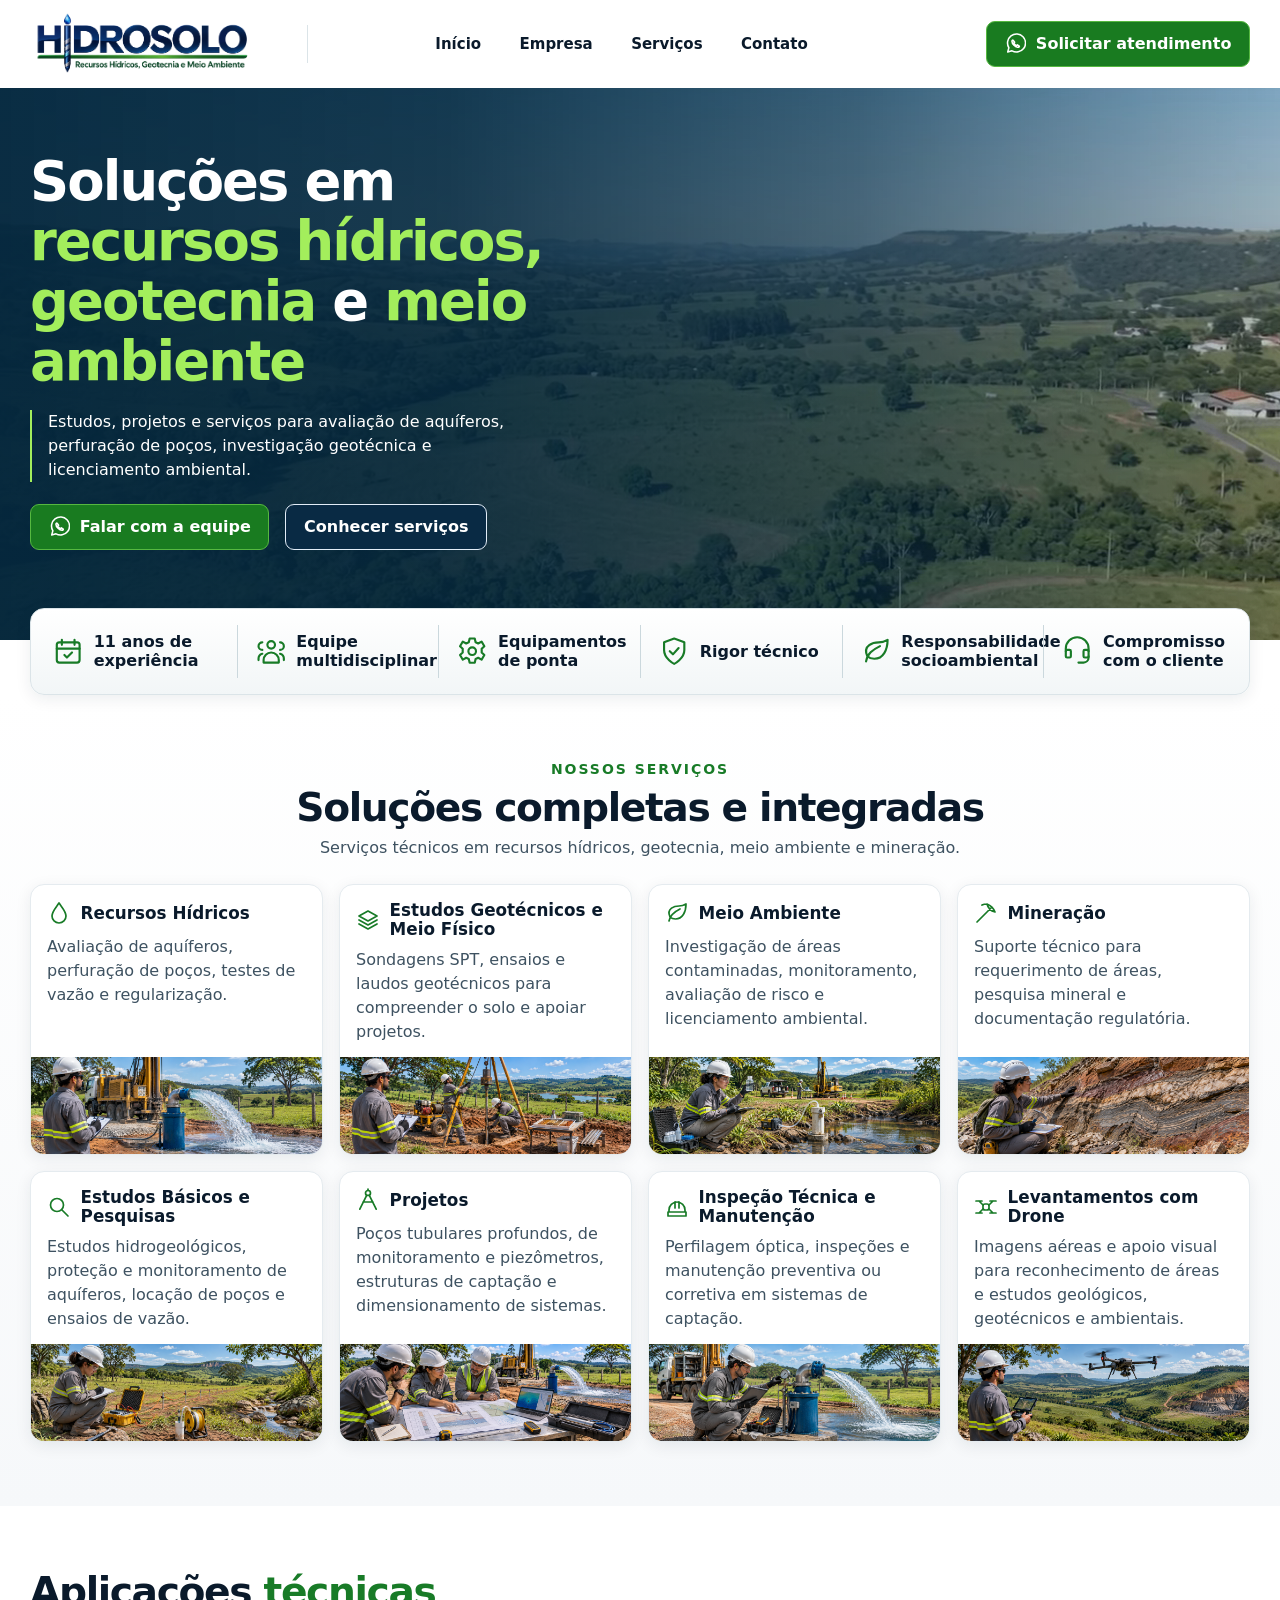
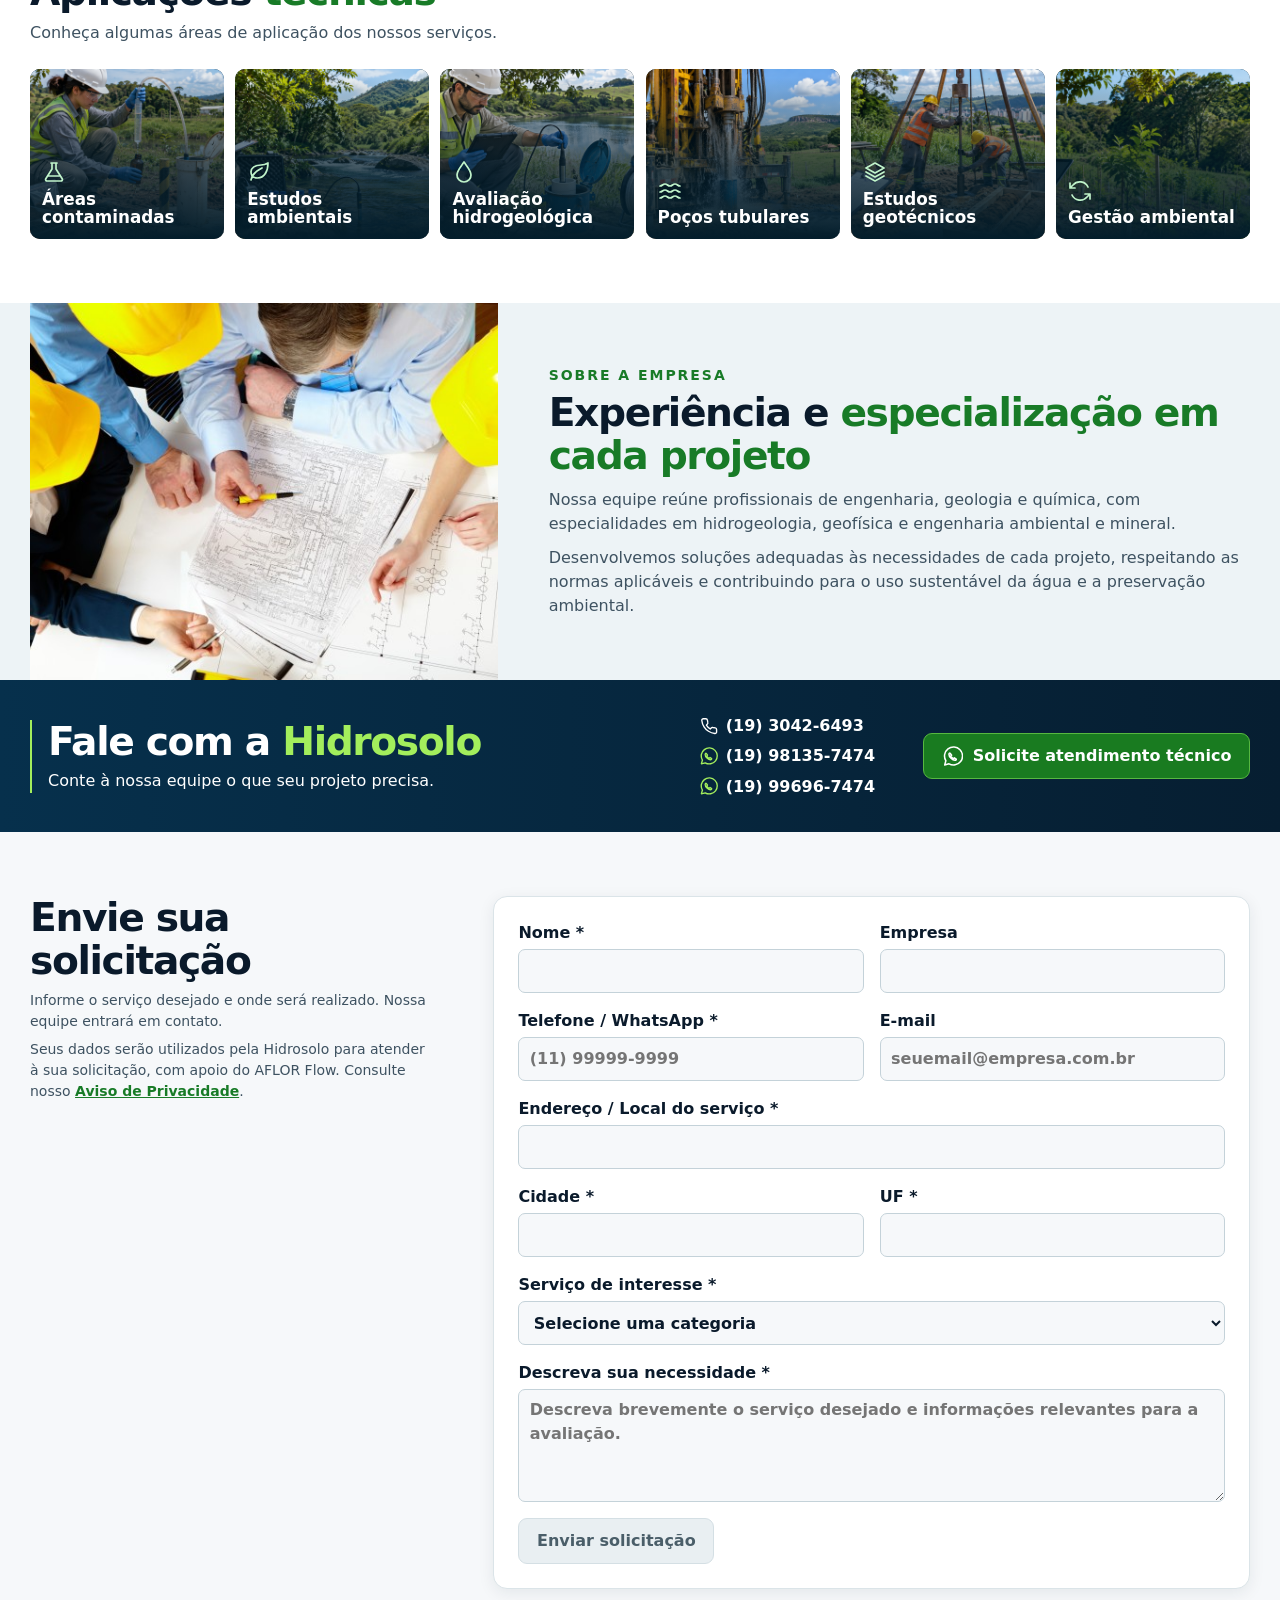
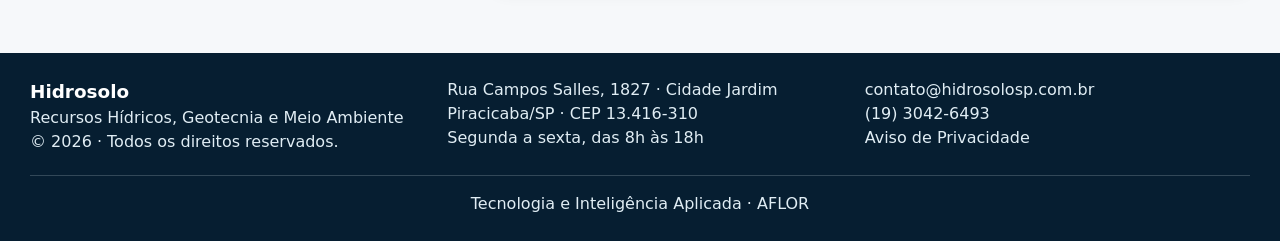
<file: index.html>
<!doctype html>
<html lang="pt-BR">
<head>
  <meta charset="utf-8">
  <meta name="viewport" content="width=device-width, initial-scale=1">
  <meta name="description" content="Hidrosolo em Piracicaba, SP. Soluções em recursos hídricos, geotecnia, meio ambiente e mineração.">
  <meta name="robots" content="noindex">
  <title>Hidrosolo · Recursos Hídricos, Geotecnia e Meio Ambiente</title>
  <link rel="stylesheet" href="style.css">
  <script src="mobile-nav.js" defer></script>
  <link rel="icon" type="image/png" href="assets/icon_hidrosolo.png">
</head>
<body>
  <svg class="icon-library" xmlns="http://www.w3.org/2000/svg" aria-hidden="true">
    <symbol id="icon-phone" viewBox="0 0 24 24"><path d="M22 16.9v3a2 2 0 0 1-2.2 2 18 18 0 0 1-7.9-2.8 18 18 0 0 1-5.6-5.6A18 18 0 0 1 3.5 5.6a2 2 0 0 1 2-2.2h3a2 2 0 0 1 2 1.7l.5 3a2 2 0 0 1-.5 2l-1.3 1.3a14 14 0 0 0 4.8 4.8l1.3-1.3a2 2 0 0 1 2-.5l3 .5a2 2 0 0 1 1.7 2Z"/></symbol>
    <symbol id="icon-whatsapp" viewBox="0 0 24 24"><path d="M20 4.2A10 10 0 0 0 4.3 16.4L3 21l4.8-1.2A10 10 0 0 0 20 4.2Z"/><path d="M9 8c-.5-.5-1.3.3-1.3 1.3 0 2.9 3.9 6.6 6.7 6.6 1 0 1.8-.8 1.4-1.4l-2-1.4-1 1c-1.5-.7-2.3-1.5-3-2.9l.9-1L9 8Z"/></symbol>
    <symbol id="icon-calendar-check" viewBox="0 0 24 24"><rect x="3" y="5" width="18" height="16" rx="2"/><path d="M7 3v4m10-4v4M3 10h18m-12 5 2 2 4-4"/></symbol>
    <symbol id="icon-calendar" viewBox="0 0 24 24"><rect x="3" y="5" width="18" height="16" rx="2"/><path d="M7 3v4m10-4v4M3 10h18m-14 4h2m3 0h2m3 0h1M7 17h2m3 0h2"/></symbol>
    <symbol id="icon-users" viewBox="0 0 24 24"><circle cx="12" cy="7" r="3"/><path d="M6 21v-2a6 6 0 0 1 12 0v2ZM5 5a3 3 0 0 0 0 6m14-6a3 3 0 0 1 0 6M5 14a4 4 0 0 0-3 4v1m17-5a4 4 0 0 1 3 4v1"/></symbol>
    <symbol id="icon-gear" viewBox="0 0 24 24"><path d="m10 2-.7 3-2 .9-2.7-1.5-2.2 3.7 2.1 2V13l-2.1 2 2.2 3.7 2.7-1.5 2 .9.7 3h4l.7-3 2-.9 2.7 1.5 2.2-3.7-2.1-2v-2.9l2.1-2-2.2-3.7-2.7 1.5-2-.9L14 2Z"/><circle cx="12" cy="12" r="3"/></symbol>
    <symbol id="icon-target" viewBox="0 0 24 24"><circle cx="12" cy="12" r="8"/><circle cx="12" cy="12" r="4"/><path d="M12 2v4m0 12v4M2 12h4m12 0h4"/></symbol>
    <symbol id="icon-shield" viewBox="0 0 24 24"><path d="M12 22s8-4 8-11V5l-8-3-8 3v6c0 7 8 11 8 11Z"/><path d="m8.5 12 2.5 2.5 4.5-5"/></symbol>
    <symbol id="icon-water" viewBox="0 0 24 24"><path d="M12 2c3 4.5 7 8.5 7 13a7 7 0 0 1-14 0c0-4.5 4-8.5 7-13Z"/></symbol>
    <symbol id="icon-layers" viewBox="0 0 24 24"><path d="m12 3 9 5-9 5-9-5 9-5ZM3 12l9 5 9-5M3 16l9 5 9-5"/></symbol>
    <symbol id="icon-flask" viewBox="0 0 24 24"><path d="M9 3h6m-5 0v6l-6.2 9.7A1.5 1.5 0 0 0 5.1 21h13.8a1.5 1.5 0 0 0 1.3-2.3L14 9V3M7 16h10"/></symbol>
    <symbol id="icon-leaf" viewBox="0 0 24 24"><path d="M4 20c1-6 5-9 11-12M5 16C1 7 10 5 14 5c3 0 5-.8 7-2 0 8-3.5 15-10.5 15-2 0-4-.6-5.5-2Z"/></symbol>
    <symbol id="icon-pick" viewBox="0 0 24 24"><path d="M3 21 17 7m-4-4a14 14 0 0 1 8 8c-4-1-7-4-8-8Zm-5 1c2-1 4-1 5-1"/></symbol>
    <symbol id="icon-search" viewBox="0 0 24 24"><circle cx="10" cy="10" r="6.5"/><path d="m15 15 6 6"/></symbol>
    <symbol id="icon-draft" viewBox="0 0 24 24"><circle cx="12" cy="5" r="2.5"/><path d="m10.8 7.2-7 14m9.4-14 7 14M12 2V1M7 14h10"/></symbol>
    <symbol id="icon-helmet" viewBox="0 0 24 24"><path d="M4 17v-2a8 8 0 0 1 16 0v2M3 17h18v4H3Zm7-10v6m4-6v6"/></symbol>
    <symbol id="icon-bulb" viewBox="0 0 24 24"><path d="M9 18h6m-5 3h4M8 15c0-2-3-3.5-3-7a7 7 0 1 1 14 0c0 3.5-3 5-3 7Z"/></symbol>
    <symbol id="icon-headset" viewBox="0 0 24 24"><path d="M3 12V10a9 9 0 0 1 18 0v2m0 4v1a4 4 0 0 1-4 4h-4"/><rect x="3" y="11" width="4" height="6" rx="1"/><rect x="17" y="11" width="4" height="6" rx="1"/></symbol>
    <symbol id="icon-heart" viewBox="0 0 24 24"><path d="M12 21 4 13a5 5 0 0 1 8-6 5 5 0 0 1 8 6l-8 8Z"/></symbol>
    <symbol id="icon-waves" viewBox="0 0 24 24"><path d="M2 7c2.5 0 2.5-2 5-2s2.5 2 5 2 2.5-2 5-2 2.5 2 5 2M2 13c2.5 0 2.5-2 5-2s2.5 2 5 2 2.5-2 5-2 2.5 2 5 2M2 19c2.5 0 2.5-2 5-2s2.5 2 5 2 2.5-2 5-2 2.5 2 5 2"/></symbol>
    <symbol id="icon-recycle" viewBox="0 0 24 24"><path d="M20 8a9 9 0 0 0-15-2L2 9m0-5v5h5m-3 7a9 9 0 0 0 15 2l3-3m0 5v-5h-5"/></symbol>
    <symbol id="icon-drone" viewBox="0 0 24 24"><rect x="9" y="9" width="6" height="6" rx="2"/><path d="m9 10-4-4m10 4 4-4M9 14l-4 4m10-4 4 4M2 6h6m8 0h6M2 18h6m8 0h6"/></symbol>
  </svg>
  <a class="skip-link" href="#conteudo">Ir para o conteúdo</a>
  <header class="site-header" id="inicio">
    <div class="wrap header-main">
      <a class="brand" href="#inicio"><img src="assets/logo-hidrosolo.png" alt="Hidrosolo — Recursos Hídricos, Geotecnia e Meio Ambiente"></a>
      <button class="menu-toggle" type="button" aria-label="Abrir menu" aria-expanded="false" aria-controls="menu-principal" hidden>
        <span class="menu-icon" aria-hidden="true"></span>
      </button>
      <nav id="menu-principal" aria-label="Navegação principal">
        <a href="#inicio">Início</a>
        <a href="#empresa">Empresa</a>
        <a href="#servicos">Serviços</a>
        <a href="#contato">Contato</a>
      </nav>
      <a class="button header-cta" href="https://api.whatsapp.com/send?phone=5519981357474" target="_blank" rel="noopener noreferrer"><svg class="icon" aria-hidden="true"><use href="#icon-whatsapp"></use></svg>Solicitar atendimento</a>
    </div>
  </header>

  <main id="conteudo">
    <section class="hero" aria-labelledby="titulo">
      <video class="hero-video" autoplay muted loop playsinline poster="assets/hero-hidrosolo-poster.webp" aria-hidden="true">
        <source src="assets/hero-hidrosolo.webm" type="video/webm" media="(prefers-reduced-motion: no-preference)">
        <source src="assets/hero-hidrosolo.mp4" type="video/mp4" media="(prefers-reduced-motion: no-preference)">
      </video>
      <div class="wrap">
        <div class="hero-copy">
          <h1 id="titulo">Soluções em <em>recursos hídricos, geotecnia</em> e <em>meio ambiente</em></h1>
          <p>Estudos, projetos e serviços para avaliação de aquíferos, perfuração de poços, investigação geotécnica e licenciamento ambiental.</p>
          <div class="hero-actions">
            <a class="button" href="https://api.whatsapp.com/send?phone=5519981357474" target="_blank" rel="noopener noreferrer"><svg class="icon" aria-hidden="true"><use href="#icon-whatsapp"></use></svg>Falar com a equipe</a>
            <a class="button button-outline" href="#servicos">Conhecer serviços</a>
          </div>
        </div>
      </div>
    </section>

    <div class="wrap credibility">
      <ul class="credibility-list" aria-label="Experiência e qualificação da Hidrosolo">
          <li><svg class="icon" aria-hidden="true"><use href="#icon-calendar-check"></use></svg><span>11 anos de experiência</span></li>
          <li><svg class="icon" aria-hidden="true"><use href="#icon-users"></use></svg><span>Equipe multidisciplinar</span></li>
          <li><svg class="icon" aria-hidden="true"><use href="#icon-gear"></use></svg><span>Equipamentos de ponta</span></li>
          <li><svg class="icon" aria-hidden="true"><use href="#icon-shield"></use></svg><span>Rigor técnico</span></li>
          <li><svg class="icon" aria-hidden="true"><use href="#icon-leaf"></use></svg><span>Responsabilidade socioambiental</span></li>
          <li><svg class="icon" aria-hidden="true"><use href="#icon-headset"></use></svg><span>Compromisso com o cliente</span></li>
      </ul>
    </div>

    <section class="services section-pad" id="servicos" aria-labelledby="titulo-servicos">
      <div class="wrap">
        <header class="section-intro centered">
          <p class="eyebrow">Nossos serviços</p>
          <h2 id="titulo-servicos">Soluções completas e integradas</h2>
          <p>Serviços técnicos em recursos hídricos, geotecnia, meio ambiente e mineração.</p>
        </header>
        <div class="service-grid">
          <article class="service-card">
            <div class="service-text">
              <h3><svg class="icon" aria-hidden="true"><use href="#icon-water"></use></svg><span>Recursos Hídricos</span></h3>
              <p>Avaliação de aquíferos, perfuração de poços, testes de vazão e regularização.</p>
            </div>
            <img class="service-media" src="assets/servico-recursos-hidricos.png" alt="" loading="lazy" width="2172" height="724">
          </article>
          <article class="service-card">
            <div class="service-text">
              <h3><svg class="icon" aria-hidden="true"><use href="#icon-layers"></use></svg><span>Estudos Geotécnicos e Meio Físico</span></h3>
              <p>Sondagens SPT, ensaios e laudos geotécnicos para compreender o solo e apoiar projetos.</p>
            </div>
            <img class="service-media" src="assets/servico-estudos-geotecnicos.png" alt="" loading="lazy" width="2172" height="724">
          </article>
          <article class="service-card">
            <div class="service-text">
              <h3><svg class="icon" aria-hidden="true"><use href="#icon-leaf"></use></svg><span>Meio Ambiente</span></h3>
              <p>Investigação de áreas contaminadas, monitoramento, avaliação de risco e licenciamento ambiental.</p>
            </div>
            <img class="service-media" src="assets/servico-meio-ambiente.png" alt="" loading="lazy" width="2172" height="724">
          </article>
          <article class="service-card">
            <div class="service-text">
              <h3><svg class="icon" aria-hidden="true"><use href="#icon-pick"></use></svg><span>Mineração</span></h3>
              <p>Suporte técnico para requerimento de áreas, pesquisa mineral e documentação regulatória.</p>
            </div>
            <img class="service-media" src="assets/servico-mineracao.png" alt="" loading="lazy" width="2172" height="724">
          </article>
          <article class="service-card">
            <div class="service-text">
              <h3><svg class="icon" aria-hidden="true"><use href="#icon-search"></use></svg><span>Estudos Básicos e Pesquisas</span></h3>
              <p>Estudos hidrogeológicos, proteção e monitoramento de aquíferos, locação de poços e ensaios de vazão.</p>
            </div>
            <img class="service-media" src="assets/servico-estudos-pesquisas.png" alt="" loading="lazy" width="2172" height="724">
          </article>
          <article class="service-card">
            <div class="service-text">
              <h3><svg class="icon" aria-hidden="true"><use href="#icon-draft"></use></svg><span>Projetos</span></h3>
              <p>Poços tubulares profundos, de monitoramento e piezômetros, estruturas de captação e dimensionamento de sistemas.</p>
            </div>
            <img class="service-media" src="assets/servico-projetos.png" alt="" loading="lazy" width="2172" height="724">
          </article>
          <article class="service-card">
            <div class="service-text">
              <h3><svg class="icon" aria-hidden="true"><use href="#icon-helmet"></use></svg><span>Inspeção Técnica e Manutenção</span></h3>
              <p>Perfilagem óptica, inspeções e manutenção preventiva ou corretiva em sistemas de captação.</p>
            </div>
            <img class="service-media" src="assets/servico-inspecao-manutencao.png" alt="" loading="lazy" width="2172" height="724">
          </article>
          <article class="service-card">
            <div class="service-text">
              <h3><svg class="icon" aria-hidden="true"><use href="#icon-drone"></use></svg><span>Levantamentos com Drone</span></h3>
              <p>Imagens aéreas e apoio visual para reconhecimento de áreas e estudos geológicos, geotécnicos e ambientais.</p>
            </div>
            <img class="service-media" src="assets/servico-drone.png" alt="" loading="lazy" width="2172" height="724">
          </article>
        </div>
      </div>
    </section>

    <section class="applications section-pad" aria-labelledby="titulo-aplicacoes">
      <div class="wrap">
        <header class="section-intro">
          <h2 id="titulo-aplicacoes">Aplicações <em>técnicas</em></h2>
          <p>Conheça algumas áreas de aplicação dos nossos serviços.</p>
        </header>
        <div class="application-grid">
          <article class="application-card">
            <img src="assets/aplicacao-areas-contaminadas.png" alt="" loading="lazy">
            <h3><svg class="icon" aria-hidden="true"><use href="#icon-flask"></use></svg><span>Áreas contaminadas</span></h3>
          </article>
          <article class="application-card">
            <img src="assets/aplicacao-estudos-ambientais.png" alt="" loading="lazy">
            <h3><svg class="icon" aria-hidden="true"><use href="#icon-leaf"></use></svg><span>Estudos ambientais</span></h3>
          </article>
          <article class="application-card">
            <img src="assets/aplicacao-avaliacao-hidrogeologica.png" alt="" loading="lazy">
            <h3><svg class="icon" aria-hidden="true"><use href="#icon-water"></use></svg><span>Avaliação hidrogeológica</span></h3>
          </article>
          <article class="application-card">
            <img src="assets/aplicacao-pocos-tubulares.png" alt="" loading="lazy">
            <h3><svg class="icon" aria-hidden="true"><use href="#icon-waves"></use></svg><span>Poços tubulares</span></h3>
          </article>
          <article class="application-card">
            <img src="assets/aplicacao-estudos-geotecnicos.png" alt="" loading="lazy">
            <h3><svg class="icon" aria-hidden="true"><use href="#icon-layers"></use></svg><span>Estudos geotécnicos</span></h3>
          </article>
          <article class="application-card">
            <img src="assets/aplicacao-gestao-ambiental.png" alt="" loading="lazy">
            <h3><svg class="icon" aria-hidden="true"><use href="#icon-recycle"></use></svg><span>Gestão ambiental</span></h3>
          </article>
        </div>
      </div>
    </section>

    <section class="about" id="empresa" aria-labelledby="titulo-empresa">
      <div class="wrap about-grid">
        <img src="assets/empresa.jpg" alt="Imagem ilustrativa de profissionais analisando um projeto técnico" width="495" height="400" loading="lazy">
        <div class="about-copy">
          <p class="eyebrow">Sobre a empresa</p>
          <h2 id="titulo-empresa">Experiência e <em>especialização em cada projeto</em></h2>
          <p>Nossa equipe reúne profissionais de engenharia, geologia e química, com especialidades em hidrogeologia, geofísica e engenharia ambiental e mineral.</p>
          <p>Desenvolvemos soluções adequadas às necessidades de cada projeto, respeitando as normas aplicáveis e contribuindo para o uso sustentável da água e a preservação ambiental.</p>
        </div>
      </div>
    </section>

    <section class="contact" id="contato" aria-labelledby="titulo-contato">
      <div class="wrap contact-grid">
        <div class="contact-copy">
          <h2 id="titulo-contato">Fale com a <em>Hidrosolo</em></h2>
          <p>Conte à nossa equipe o que seu projeto precisa.</p>
        </div>
        <div class="contact-links">
          <a href="tel:+551930426493"><svg class="icon" aria-hidden="true"><use href="#icon-phone"></use></svg>(19) 3042-6493</a>
          <a href="https://api.whatsapp.com/send?phone=5519981357474" aria-label="WhatsApp (19) 98135-7474" target="_blank" rel="noopener noreferrer"><svg class="icon" aria-hidden="true"><use href="#icon-whatsapp"></use></svg>(19) 98135-7474</a>
          <a href="https://api.whatsapp.com/send?phone=5519996967474" aria-label="WhatsApp (19) 99696-7474" target="_blank" rel="noopener noreferrer"><svg class="icon" aria-hidden="true"><use href="#icon-whatsapp"></use></svg>(19) 99696-7474</a>
        </div>
        <a class="button" href="https://api.whatsapp.com/send?phone=5519981357474" target="_blank" rel="noopener noreferrer"><svg class="icon" aria-hidden="true"><use href="#icon-whatsapp"></use></svg>Solicite atendimento técnico</a>
      </div>
    </section>

    <section class="form-section section-pad" aria-labelledby="titulo-formulario">
      <div class="wrap form-grid">
        <div class="section-intro">
          <h2 id="titulo-formulario">Envie sua solicitação</h2>
          <p id="status-formulario">Informe o serviço desejado e onde será realizado. Nossa equipe entrará em contato.</p>
          <p class="form-privacy-note">Seus dados serão utilizados pela Hidrosolo para atender à sua solicitação, com apoio do AFLOR Flow. Consulte nosso <a href="privacidade/index.html" target="_blank" rel="noopener noreferrer">Aviso de Privacidade</a>.</p>
        </div>
        <!-- AFLOR: material pendente — backend próprio de contato.
             Integração futura após homologação do endpoint próprio da Hidrosolo:
             preservar solicitacao em negocios.campo_pers_01 como Solicitação Original. -->
        <form id="formulario-contato" method="dialog" aria-labelledby="titulo-formulario" aria-describedby="status-formulario">
          <!-- Campos sem formulário de envio associado até a homologação. -->
          <fieldset aria-label="Dados da solicitação">
            <label for="nome">Nome *<input form="formulario-contato-envio-inativo" id="nome" name="nome" type="text" autocomplete="name" required></label>
            <label for="empresa">Empresa<input form="formulario-contato-envio-inativo" id="empresa" name="empresa" type="text" autocomplete="organization"></label>
            <label for="contato">Telefone / WhatsApp *<input form="formulario-contato-envio-inativo" id="contato" name="contato" type="tel" autocomplete="tel" placeholder="(11) 99999-9999" required></label>
            <label for="email">E-mail<input form="formulario-contato-envio-inativo" id="email" name="email" type="email" autocomplete="email" inputmode="email" placeholder="seuemail@empresa.com.br"></label>
            <label class="form-field-full" for="endereco">Endereço / Local do serviço *<input form="formulario-contato-envio-inativo" id="endereco" name="endereco" type="text" required></label>
            <label for="cidade">Cidade *<input form="formulario-contato-envio-inativo" id="cidade" name="cidade" type="text" autocomplete="address-level2" required></label>
            <label for="uf">UF *<input form="formulario-contato-envio-inativo" id="uf" name="uf" type="text" maxlength="2" pattern="[A-Za-z]{2}" autocapitalize="characters" required></label>
            <label class="form-field-full" for="produto_servico">Serviço de interesse *
              <select form="formulario-contato-envio-inativo" id="produto_servico" name="produto_servico" required>
                <option value="" selected disabled>Selecione uma categoria</option>
                <option>Recursos Hídricos</option>
                <option>Estudos Geotécnicos e Meio Físico</option>
                <option>Meio Ambiente</option>
                <option>Mineração</option>
                <option>Estudos Básicos e Pesquisas</option>
                <option>Projetos</option>
                <option>Inspeção Técnica e Manutenção</option>
                <option>Levantamentos com Drone</option>
                <option>Outro / Não sei classificar</option>
              </select>
            </label>
            <label class="form-field-full" for="solicitacao">Descreva sua necessidade *
              <textarea form="formulario-contato-envio-inativo" id="solicitacao" name="solicitacao" rows="4" placeholder="Descreva brevemente o serviço desejado e informações relevantes para a avaliação." required></textarea>
            </label>
            <button class="button" type="button" disabled>Enviar solicitação</button>
          </fieldset>
        </form>
      </div>
    </section>
  </main>

  <footer class="site-footer">
    <div class="wrap footer-grid">
      <div><strong>Hidrosolo</strong><p>Recursos Hídricos, Geotecnia e Meio Ambiente</p><p>© 2026 · Todos os direitos reservados.</p></div>
      <address>Rua Campos Salles, 1827 · Cidade Jardim<br>Piracicaba/SP · CEP 13.416-310<br>Segunda a sexta, das 8h às 18h</address>
      <div class="footer-links"><a href="mailto:contato@hidrosolosp.com.br" target="_blank" rel="noopener noreferrer">contato@hidrosolosp.com.br</a><p><a href="tel:+551930426493">(19) 3042-6493</a></p><p><a href="privacidade/index.html" target="_blank" rel="noopener noreferrer">Aviso de Privacidade</a></p></div>
    </div>
    <div class="wrap footer-credit">Tecnologia e Inteligência Aplicada · <a href="https://aflorsa.com.br/" target="_blank" rel="noopener noreferrer">AFLOR</a></div>
  </footer>
  <script>
    (() => {
      // AFLOR Flow: formatPhoneLiteBR para digitação e maskPhoneBR para números completos.
      function formatPhoneLiteBR(value) {
        let digits = value.replace(/\D/g, "");
        if (digits.startsWith("55") && (digits.length === 12 || digits.length === 13)) {
          digits = digits.slice(2);
        }
        digits = digits.slice(0, 11);

        if (digits.length <= 2) return digits;

        const ddd = digits.slice(0, 2);
        const rest = digits.slice(2);
        const firstSize = digits.length > 10 ? 5 : 4;
        const first = rest.slice(0, firstSize);
        const second = rest.slice(firstSize, firstSize + 4);

        return [ddd, first, second].filter(Boolean).join(" ");
      }

      function maskPhoneBR(value) {
        const digits = value.replace(/\D/g, "");
        if (digits.length === 11) {
          return "(" + digits.slice(0, 2) + ") " + digits.slice(2, 7) + "-" + digits.slice(7);
        }
        if (digits.length === 10) {
          return "(" + digits.slice(0, 2) + ") " + digits.slice(2, 6) + "-" + digits.slice(6);
        }
        return value;
      }

      const phone = document.getElementById("contato");
      phone.addEventListener("input", () => {
        const formatted = maskPhoneBR(formatPhoneLiteBR(phone.value));
        if (phone.value !== formatted) phone.value = formatted;
      });

      const email = document.getElementById("email");
      email.addEventListener("change", () => {
        email.value = email.value.replace(/\s/g, "");
      });
    })();
  </script>
</body>
</html>
</file>
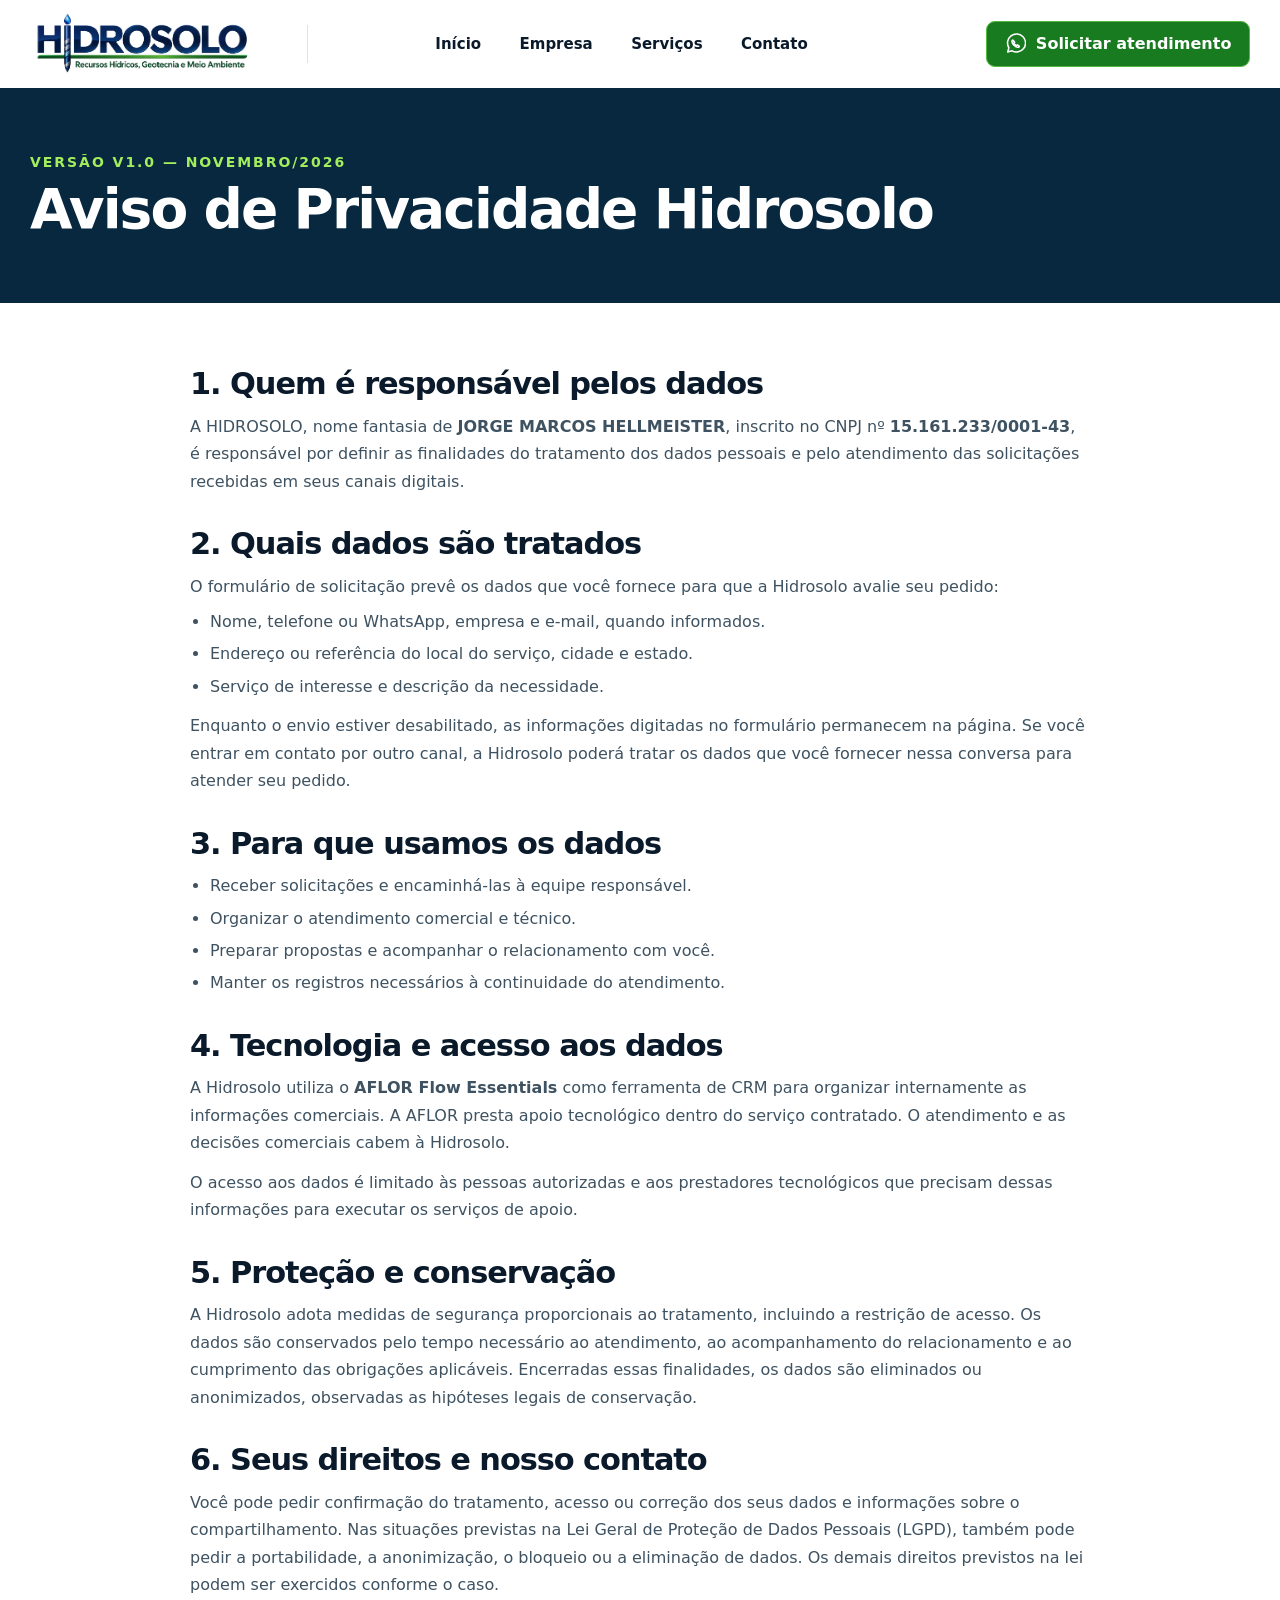
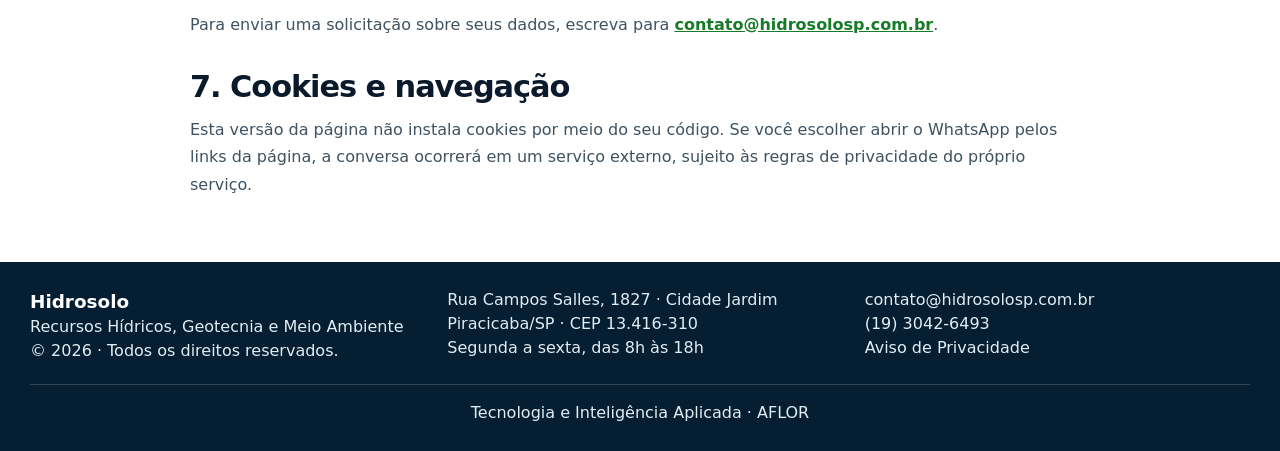
<file: privacidade/index.html>
<!doctype html>
<html lang="pt-BR">
<head>
  <meta charset="utf-8">
  <meta name="viewport" content="width=device-width, initial-scale=1">
  <meta name="description" content="Como a Hidrosolo trata os dados pessoais fornecidos para atendimento comercial e técnico.">
  <meta name="robots" content="noindex">
  <title>Aviso de Privacidade Hidrosolo</title>
  <link rel="stylesheet" href="../style.css">
  <script src="../mobile-nav.js" defer></script>
  <link rel="icon" type="image/png" href="../assets/icon_hidrosolo.png">
</head>
<body>
  <svg class="icon-library" xmlns="http://www.w3.org/2000/svg" aria-hidden="true">
    <symbol id="icon-phone" viewBox="0 0 24 24"><path d="M22 16.9v3a2 2 0 0 1-2.2 2 18 18 0 0 1-7.9-2.8 18 18 0 0 1-5.6-5.6A18 18 0 0 1 3.5 5.6a2 2 0 0 1 2-2.2h3a2 2 0 0 1 2 1.7l.5 3a2 2 0 0 1-.5 2l-1.3 1.3a14 14 0 0 0 4.8 4.8l1.3-1.3a2 2 0 0 1 2-.5l3 .5a2 2 0 0 1 1.7 2Z"/></symbol>
    <symbol id="icon-whatsapp" viewBox="0 0 24 24"><path d="M20 4.2A10 10 0 0 0 4.3 16.4L3 21l4.8-1.2A10 10 0 0 0 20 4.2Z"/><path d="M9 8c-.5-.5-1.3.3-1.3 1.3 0 2.9 3.9 6.6 6.7 6.6 1 0 1.8-.8 1.4-1.4l-2-1.4-1 1c-1.5-.7-2.3-1.5-3-2.9l.9-1L9 8Z"/></symbol>
  </svg>
  <a class="skip-link" href="#conteudo">Ir para o conteúdo</a>
  <header class="site-header" id="inicio">
    <div class="wrap header-main">
      <a class="brand" href="../index.html#inicio" target="_blank" rel="noopener noreferrer"><img src="../assets/logo-hidrosolo.png" alt="Hidrosolo — Recursos Hídricos, Geotecnia e Meio Ambiente"></a>
      <button class="menu-toggle" type="button" aria-label="Abrir menu" aria-expanded="false" aria-controls="menu-principal" hidden>
        <span class="menu-icon" aria-hidden="true"></span>
      </button>
      <nav id="menu-principal" aria-label="Navegação principal">
        <a href="../index.html#inicio" target="_blank" rel="noopener noreferrer">Início</a>
        <a href="../index.html#empresa" target="_blank" rel="noopener noreferrer">Empresa</a>
        <a href="../index.html#servicos" target="_blank" rel="noopener noreferrer">Serviços</a>
        <a href="../index.html#contato" target="_blank" rel="noopener noreferrer">Contato</a>
      </nav>
      <a class="button header-cta" href="https://api.whatsapp.com/send?phone=5519981357474" target="_blank" rel="noopener noreferrer"><svg class="icon" aria-hidden="true"><use href="#icon-whatsapp"></use></svg>Solicitar atendimento</a>
    </div>
  </header>

  <main id="conteudo" class="privacy-page">
    <section class="legal-document-hero section-pad" aria-labelledby="titulo-privacidade">
      <div class="wrap">
        <p class="eyebrow">Versão V1.0 — novembro/2026</p>
        <h1 id="titulo-privacidade">Aviso de Privacidade Hidrosolo</h1>
      </div>
    </section>

    <section class="section-pad" aria-label="Informações sobre privacidade">
      <div class="wrap">
        <article class="privacy-content" aria-labelledby="titulo-privacidade">
          <section aria-labelledby="responsavel">
            <h2 id="responsavel">1. Quem é responsável pelos dados</h2>
            <p>A HIDROSOLO, nome fantasia de <strong>JORGE MARCOS HELLMEISTER</strong>, inscrito no CNPJ nº <strong>15.161.233/0001-43</strong>, é responsável por definir as finalidades do tratamento dos dados pessoais e pelo atendimento das solicitações recebidas em seus canais digitais.</p>
          </section>

          <section aria-labelledby="dados">
            <h2 id="dados">2. Quais dados são tratados</h2>
            <p>O formulário de solicitação prevê os dados que você fornece para que a Hidrosolo avalie seu pedido:</p>
            <ul>
              <li>Nome, telefone ou WhatsApp, empresa e e-mail, quando informados.</li>
              <li>Endereço ou referência do local do serviço, cidade e estado.</li>
              <li>Serviço de interesse e descrição da necessidade.</li>
            </ul>
            <p>Enquanto o envio estiver desabilitado, as informações digitadas no formulário permanecem na página. Se você entrar em contato por outro canal, a Hidrosolo poderá tratar os dados que você fornecer nessa conversa para atender seu pedido.</p>
          </section>

          <section aria-labelledby="finalidades">
            <h2 id="finalidades">3. Para que usamos os dados</h2>
            <ul>
              <li>Receber solicitações e encaminhá-las à equipe responsável.</li>
              <li>Organizar o atendimento comercial e técnico.</li>
              <li>Preparar propostas e acompanhar o relacionamento com você.</li>
              <li>Manter os registros necessários à continuidade do atendimento.</li>
            </ul>
          </section>

          <section aria-labelledby="tecnologia">
            <h2 id="tecnologia">4. Tecnologia e acesso aos dados</h2>
            <p>A Hidrosolo utiliza o <strong>AFLOR Flow Essentials</strong> como ferramenta de CRM para organizar internamente as informações comerciais. A AFLOR presta apoio tecnológico dentro do serviço contratado. O atendimento e as decisões comerciais cabem à Hidrosolo.</p>
            <p>O acesso aos dados é limitado às pessoas autorizadas e aos prestadores tecnológicos que precisam dessas informações para executar os serviços de apoio.</p>
          </section>

          <section aria-labelledby="protecao">
            <h2 id="protecao">5. Proteção e conservação</h2>
            <p>A Hidrosolo adota medidas de segurança proporcionais ao tratamento, incluindo a restrição de acesso. Os dados são conservados pelo tempo necessário ao atendimento, ao acompanhamento do relacionamento e ao cumprimento das obrigações aplicáveis. Encerradas essas finalidades, os dados são eliminados ou anonimizados, observadas as hipóteses legais de conservação.</p>
          </section>

          <section aria-labelledby="direitos">
            <h2 id="direitos">6. Seus direitos e nosso contato</h2>
            <p>Você pode pedir confirmação do tratamento, acesso ou correção dos seus dados e informações sobre o compartilhamento. Nas situações previstas na Lei Geral de Proteção de Dados Pessoais (LGPD), também pode pedir a portabilidade, a anonimização, o bloqueio ou a eliminação de dados. Os demais direitos previstos na lei podem ser exercidos conforme o caso.</p>
            <p>Para enviar uma solicitação sobre seus dados, escreva para <a href="mailto:contato@hidrosolosp.com.br">contato@hidrosolosp.com.br</a>.</p>
          </section>

          <section aria-labelledby="navegacao">
            <h2 id="navegacao">7. Cookies e navegação</h2>
            <p>Esta versão da página não instala cookies por meio do seu código. Se você escolher abrir o WhatsApp pelos links da página, a conversa ocorrerá em um serviço externo, sujeito às regras de privacidade do próprio serviço.</p>
          </section>
        </article>
      </div>
    </section>
  </main>

  <footer class="site-footer">
    <div class="wrap footer-grid">
      <div><strong>Hidrosolo</strong><p>Recursos Hídricos, Geotecnia e Meio Ambiente</p><p>© 2026 · Todos os direitos reservados.</p></div>
      <address>Rua Campos Salles, 1827 · Cidade Jardim<br>Piracicaba/SP · CEP 13.416-310<br>Segunda a sexta, das 8h às 18h</address>
      <div class="footer-links"><a href="mailto:contato@hidrosolosp.com.br" target="_blank" rel="noopener noreferrer">contato@hidrosolosp.com.br</a><p><a href="tel:+551930426493">(19) 3042-6493</a></p><p><a href="index.html" target="_blank" rel="noopener noreferrer">Aviso de Privacidade</a></p></div>
    </div>
    <div class="wrap footer-credit">Tecnologia e Inteligência Aplicada · <a href="https://aflorsa.com.br/" target="_blank" rel="noopener noreferrer">AFLOR</a></div>
  </footer>
</body>
</html>
</file>
<file: style.css>
:root {
  color-scheme: light;
  --navy: #07283e;
  --ink: #0a1a2b;
  --muted: #3e5261;
  --green: #187b27;
  --lime: #a3ee5c;
  --paper: #f6f8fa;
  --radius: 14px;
  --line: #dbe4e8;
  --shadow: 0 4px 16px rgb(11 38 55 / 8%);
}

*, *::before, *::after { box-sizing: border-box; }
[hidden] { display: none !important; }

body {
  margin: 0;
  color: var(--ink);
  background: #fff;
  font: 1rem/1.5 "Segoe UI", system-ui, sans-serif;
}

button, input { font: inherit; }
img { display: block; max-width: 100%; }
a { color: inherit; }
:focus-visible { outline: 3px solid #438ce4; outline-offset: 4px; }
.wrap { width: min(1220px, calc(100% - 3rem)); margin-inline: auto; }
.section-pad { padding-block: clamp(2.5rem, 5vw, 4.25rem); }

h1, h2, h3, p { margin: 0; }
h1, h2, h3 { line-height: 1.1; }
h1, h2 { letter-spacing: -.035em; }
h2 { font-size: clamp(1.75rem, 3.5vw, 2.45rem); }
h3 { font-size: 1.05rem; }
em { color: var(--green); font-style: normal; }

.icon-library { position: absolute; width: 0; height: 0; overflow: hidden; }
.icon {
  width: 1.5rem;
  height: 1.5rem;
  flex: 0 0 auto;
  fill: none;
  stroke: currentColor;
  stroke-width: 1.7;
  stroke-linecap: round;
  stroke-linejoin: round;
}

.skip-link {
  position: fixed;
  top: .5rem;
  left: .5rem;
  z-index: 5;
  padding: .75rem;
  background: white;
  transform: translateY(-150%);
}

.skip-link:focus { transform: none; }

.contact-links a {
  display: inline-flex;
  align-items: center;
  gap: .5rem;
  text-decoration: none;
}

.contact-links a:hover { text-decoration: underline; }
.contact-links a[href^="https"] .icon { color: var(--lime); }

.site-header { background: #fff; }
.header-main {
  min-height: 88px;
  display: grid;
  grid-template-columns: auto 1fr auto;
  align-items: center;
  gap: clamp(1.4rem, 4vw, 3.4rem);
}

.brand { display: block; width: clamp(155px, 19vw, 226px); }
.header-main nav {
  display: flex;
  align-items: center;
  justify-content: center;
  gap: clamp(1rem, 3vw, 2.6rem);
  border-left: 1px solid var(--line);
}

.header-main nav a {
  padding-block: .5rem;
  text-decoration: none;
  font-size: .9375rem;
  font-weight: 700;
}

.header-main nav a:hover { color: var(--green); text-decoration: underline; text-underline-offset: .45em; }

.button {
  display: inline-flex;
  align-items: center;
  justify-content: center;
  gap: .6rem;
  min-height: 46px;
  padding: .6rem 1.1rem;
  color: #fff;
  background: #197b20;
  border: 1px solid #56b840;
  border-radius: 9px;
  text-decoration: none;
  font-weight: 730;
  line-height: 1.25;
}

.button:hover { background: #126518; }
.button .icon { width: 1.35rem; height: 1.35rem; }
.button-outline { background: #092a44; border-color: #e2ecf7; }
.button-outline:hover { background: #153e5c; }

.menu-toggle {
  align-items: center;
  justify-content: center;
  gap: .6rem;
  min-height: 44px;
  padding: .45rem .75rem;
  color: var(--navy);
  background: white;
  border: 1px solid var(--line);
  border-radius: 8px;
  font-weight: 700;
  cursor: pointer;
}

.menu-icon {
  width: 16px;
  height: 12px;
  border-block: 2px solid currentColor;
  background: linear-gradient(currentColor, currentColor) center / 100% 2px no-repeat;
}

.hero {
  --hero-position: 57% center;
  position: relative;
  isolation: isolate;
  display: flex;
  align-items: center;
  min-height: clamp(26rem, 42vw, 35rem);
  background: #05283e url("assets/hero-hidrosolo-poster.webp") var(--hero-position) / cover no-repeat;
  color: #fff;
  padding-block: clamp(2.6rem, 5vw, 4.75rem) clamp(4rem, 7vw, 6.6rem);
}

.hero-video, .hero::before {
  position: absolute;
  inset: 0;
  pointer-events: none;
}

.hero-video {
  z-index: -2;
  width: 100%;
  height: 100%;
  object-fit: cover;
  object-position: var(--hero-position);
}

.hero::before {
  content: "";
  z-index: -1;
  background: linear-gradient(90deg, rgb(5 40 62 / 97%), rgb(5 40 62 / 89%) 35%, rgb(5 40 62 / 66%) 67%, rgb(5 40 62 / 24%));
}

@media (prefers-reduced-motion: reduce) {
  .hero-video { display: none; }
}

.hero h1 { max-width: 15ch; font-size: clamp(2.3rem, 4.25vw, 3.85rem); }
:is(.hero, .contact) em { color: var(--lime); }
.hero-copy p {
  max-width: 47ch;
  border-left: 2px solid var(--lime);
  padding-left: 1rem;
  margin-top: 1.15rem;
}

.hero-actions { display: flex; flex-wrap: wrap; gap: .65rem 1rem; margin-top: 1.4rem; }
.credibility { position: relative; margin-top: -2rem; }
.credibility-list, .benefit-list { list-style: none; padding: 0; margin: 0; display: grid; }
.credibility-list {
  grid-template-columns: repeat(6, minmax(0, 1fr));
  background: linear-gradient(180deg, #fff, #f2f6f7);
  border: 1px solid var(--line);
  border-radius: var(--radius);
  box-shadow: var(--shadow);
  padding: 1rem .25rem;
}

.credibility-list li, .benefit-list li { font-weight: 700; line-height: 1.22; }
.credibility-list li {
  display: flex;
  align-items: center;
  gap: .65rem;
  padding: .45rem clamp(.5rem, 1.4vw, 1.2rem);
}

.credibility-list li + li, .benefit-list li + li { border-left: 1px solid #cbd8dd; }
:is(.credibility-list, .benefit-list, .service-text) .icon { color: var(--green); }
.credibility-list .icon { width: 1.9rem; height: 1.9rem; }

.section-intro { margin-bottom: 1.5rem; }
.section-intro p:not(.eyebrow) { margin-top: .45rem; color: var(--muted); }
.centered { text-align: center; }
.eyebrow {
  color: var(--green);
  margin-bottom: .35rem;
  font-size: .875rem;
  font-weight: 800;
  letter-spacing: .14em;
  text-transform: uppercase;
}

.services { background: linear-gradient(#fff, var(--paper)); }
.service-grid { display: grid; grid-template-columns: repeat(4, minmax(0, 1fr)); gap: 1rem; }
.service-card {
  display: flex;
  flex-direction: column;
  border: 1px solid #e5ebef;
  border-radius: var(--radius);
  overflow: hidden;
  background: #fff;
  box-shadow: var(--shadow);
}

.service-text { flex: 1; padding: 1rem 1rem .85rem; }
.service-text h3 { display: flex; align-items: center; gap: .6rem; }
.service-text p { margin-top: .6rem; color: var(--muted); }


.service-media { width: 100%; height: auto; }

.placeholder {
  background:
    repeating-radial-gradient(ellipse at 100% 100%, transparent 0 13px, rgb(121 208 173 / 16%) 14px 15px, transparent 16px 25px),
    linear-gradient(120deg, #0f465a, #185643);
}

.benefits {
  padding-block: 1.7rem 2rem;
  background: linear-gradient(110deg, #eaf6ee, #f5faf7 55%, #e3f4e9);
}

.benefit-list { grid-template-columns: repeat(6, minmax(0, 1fr)); margin-top: 1.25rem; }
.benefit-list li {
  display: grid;
  justify-items: center;
  align-content: start;
  gap: .55rem;
  padding: .25rem .7rem;
  text-align: center;
}

.benefit-list .icon { width: 1.9rem; height: 1.9rem; }
.application-grid { display: grid; grid-template-columns: repeat(6, minmax(0, 1fr)); gap: .7rem; }
.application-card {
  position: relative;
  isolation: isolate;
  display: flex;
  align-items: flex-end;
  min-height: 170px;
  overflow: hidden;
  border-radius: 10px;
  background-color: var(--navy);
  color: #fff;
}

.application-card img, .application-card::before { position: absolute; inset: 0; width: 100%; height: 100%; }
.application-card img { object-fit: cover; z-index: -2; }
.application-card::before {
  content: "";
  z-index: -1;
  background: linear-gradient(transparent 5%, rgb(3 29 43 / 71%) 56%, #031d2b 100%);
}

.application-card h3 { display: grid; gap: .35rem; padding: .75rem; }
.application-card h3 .icon { color: #c0f3ca; }

.about { background: #edf3f6; }
.about-grid { display: grid; grid-template-columns: minmax(0, .8fr) minmax(0, 1.2fr); gap: clamp(1.5rem, 4vw, 4rem); }
.about-grid img { width: 100%; height: 100%; min-height: 240px; object-fit: cover; }
.about-copy { align-self: center; padding-block: 1.9rem; }
.about-copy p:not(.eyebrow) { margin-top: .65rem; color: var(--muted); }

.contact {
  color: #fff;
  background: linear-gradient(90deg, #06304c, #061e31);
  padding-block: 2.1rem;
}

.contact-grid {
  display: grid;
  grid-template-columns: minmax(0, 1fr) auto auto;
  align-items: center;
  gap: clamp(1rem, 4vw, 3rem);
}

.contact-copy { border-left: 2px solid var(--lime); padding-left: 1rem; }
.contact-copy p { margin-top: .35rem; }
.contact-links { display: grid; gap: .4rem; font-weight: 700; }
.contact-links .icon { width: 1.2rem; height: 1.2rem; }

.form-section { background: var(--paper); }
.form-grid { display: grid; grid-template-columns: minmax(0, .7fr) minmax(0, 1.3fr); gap: 1.8rem 3.5rem; }
.form-grid .section-intro { margin: 0; }
.form-grid :is(#status-formulario, .form-privacy-note) { font-size: .875rem; }
.form-grid a { color: var(--green); font-weight: 700; }
.form-grid form {
  padding: clamp(1rem, 2vw, 1.5rem);
  border: 1px solid var(--line);
  border-radius: var(--radius);
  background: #fff;
  box-shadow: var(--shadow);
}

.form-grid fieldset {
  min-width: 0;
  margin: 0;
  padding: 0;
  border: 0;
  display: grid;
  grid-template-columns: repeat(2, minmax(0, 1fr));
  gap: 1rem;
}

.form-grid label { display: grid; align-content: end; gap: .25rem; font-weight: 650; }
.form-grid .form-field-full { grid-column: 1 / -1; }
.form-grid :is(input, select, textarea) {
  font: inherit;
  width: 100%;
  min-width: 0;
  min-height: 44px;
  padding: .45rem .65rem;
  color: var(--ink);
  border: 1px solid #c4d2d9;
  border-radius: 7px;
  background: var(--paper);
}

.form-grid textarea { resize: vertical; }

.form-grid button:disabled {
  justify-self: start;
  color: #4a5e69;
  background: #e9eff2;
  border-color: #d4dfe4;
  cursor: not-allowed;
}

/* Aviso de Privacidade: faixa e coluna de leitura do padrão jurídico AFLOR/PRIME. */
.privacy-page .legal-document-hero {
  color: #fff;
  background: var(--navy);
}

.privacy-page .legal-document-hero .eyebrow { color: var(--lime); }
.privacy-page .legal-document-hero h1 {
  font-size: clamp(2rem, 4.3vw, 3.5rem);
  overflow-wrap: anywhere;
}

.privacy-page .privacy-content {
  max-width: 900px;
  margin-inline: auto;
  color: var(--muted);
  line-height: 1.72;
  overflow-wrap: anywhere;
}

.privacy-page .privacy-content section + section { margin-top: 2rem; }
.privacy-page .privacy-content h2 {
  color: var(--ink);
  font-size: clamp(1.4rem, 2.5vw, 1.9rem);
  margin-bottom: .75rem;
}
.privacy-page .privacy-content p + p { margin-top: .75rem; }
.privacy-page .privacy-content ul { margin: .5rem 0 .75rem; padding-inline-start: 1.25rem; }
.privacy-page .privacy-content li + li { margin-top: .3rem; }
.privacy-page .privacy-content a { color: var(--green); font-weight: 650; }

.site-footer { padding-block: 1.6rem; color: #e0edf4; background: #061e31; }
.footer-grid { display: grid; grid-template-columns: repeat(3, minmax(0, 1fr)); gap: 1rem 2rem; overflow-wrap: anywhere; }
.footer-grid address { font-style: normal; }
.footer-grid strong { color: #fff; font-size: 1.15rem; }
.footer-links a, .footer-links a:hover, .footer-links a:focus { text-decoration: none; }
.footer-links a:hover, .footer-links a:focus-visible { color: #fff; }
.footer-links a:focus-visible { outline: 2px solid currentColor; outline-offset: 3px; }
.footer-credit { margin-top: 1.3rem; padding-top: 1rem; border-top: 1px solid rgb(224 237 244 / 20%); text-align: center; }
.footer-credit a, .footer-credit a:hover { text-decoration: none; }

@media (max-width: 767px) {
  .wrap { width: calc(100% - 2rem); }
  .site-header { position: sticky; top: 0; z-index: 100; }
  [id] { scroll-margin-top: 90px; }
  .header-main { grid-template-columns: 1fr auto; gap: 0 1rem; min-height: 74px; padding-block: .45rem; }
  .header-cta { display: none; }
  .menu-toggle:not([hidden]) { display: inline-flex; }
  .header-main nav { position: absolute; top: 100%; left: 0; right: 0; display: flex; flex-direction: column; align-items: stretch; gap: 0; padding: .5rem 1rem; margin: 0; border: 0; border-top: 1px solid var(--line); background: #fff; max-height: calc(100vh - 74px); overflow-y: auto; box-shadow: var(--shadow); }
  .header-main nav a { padding: .75rem 0; }
  .hero { --hero-position: 62% center; padding-top: 2.15rem; }
  .hero::before { background: linear-gradient(105deg, rgb(5 40 62 / 96%), rgb(5 40 62 / 78%) 66%, rgb(5 40 62 / 66%)); }
  .hero h1 { max-width: 16ch; }
  .credibility-list { grid-template-columns: repeat(2, minmax(0, 1fr)); }
  .credibility-list li + li { border-left: 0; }
  .credibility-list li { min-width: 0; padding-inline: .25rem; overflow-wrap: anywhere; }
  .service-grid { grid-template-columns: minmax(0, 1fr); }
  .application-grid { grid-template-columns: repeat(2, minmax(0, 1fr)); }
  .application-card { min-height: 145px; }
  .application-card h3 { font-size: .95rem; padding: .6rem; overflow-wrap: anywhere; }
  .about-grid, .contact-grid, .form-grid, .form-grid fieldset, .footer-grid { grid-template-columns: minmax(0, 1fr); }
  .about-grid { padding-block: 1rem; gap: .9rem; }
  .about-grid img { height: auto; min-height: 0; aspect-ratio: 16 / 9; border-radius: var(--radius); }
  .about-copy { padding-block: .35rem .65rem; }
}
</file>
